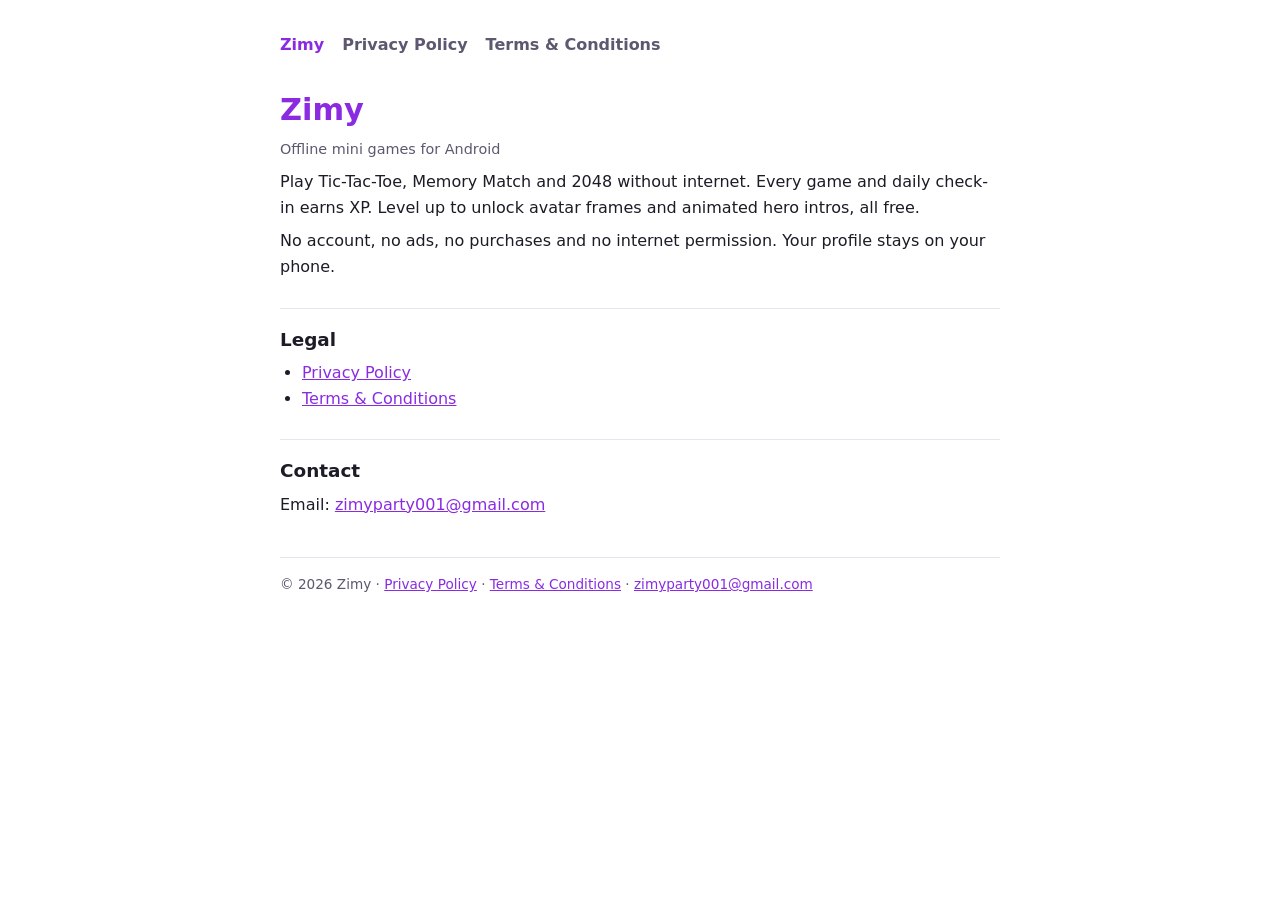
<file: index.html>
<!doctype html>
<html lang="en">
<head>
<meta charset="utf-8">
<meta name="viewport" content="width=device-width, initial-scale=1">
<title>Zimy – Offline Mini Games</title>
<meta name="description" content="Zimy is an offline mini-games app for Android: Tic-Tac-Toe, Memory Match and 2048.">
<link rel="stylesheet" href="/style.css">
</head>
<body>
<main>
<nav><a href="/" class="on">Zimy</a><a href="/privacy/">Privacy Policy</a><a href="/terms/">Terms &amp; Conditions</a></nav>
<h1>Zimy</h1>
<p class="muted">Offline mini games for Android</p>
<p>Play Tic-Tac-Toe, Memory Match and 2048 without internet. Every game and daily check-in earns XP. Level up to unlock avatar frames and animated hero intros, all free.</p>
<p>No account, no ads, no purchases and no internet permission. Your profile stays on your phone.</p>
<h2>Legal</h2>
<ul>
<li><a href="/privacy/">Privacy Policy</a></li>
<li><a href="/terms/">Terms &amp; Conditions</a></li>
</ul>
<h2>Contact</h2>
<p>Email: <a href="mailto:zimyparty001@gmail.com">zimyparty001@gmail.com</a></p>
<footer>© 2026 Zimy · <a href="/privacy/">Privacy Policy</a> · <a href="/terms/">Terms &amp; Conditions</a> · <a href="mailto:zimyparty001@gmail.com">zimyparty001@gmail.com</a></footer>
</main>
</body>
</html>
</file>
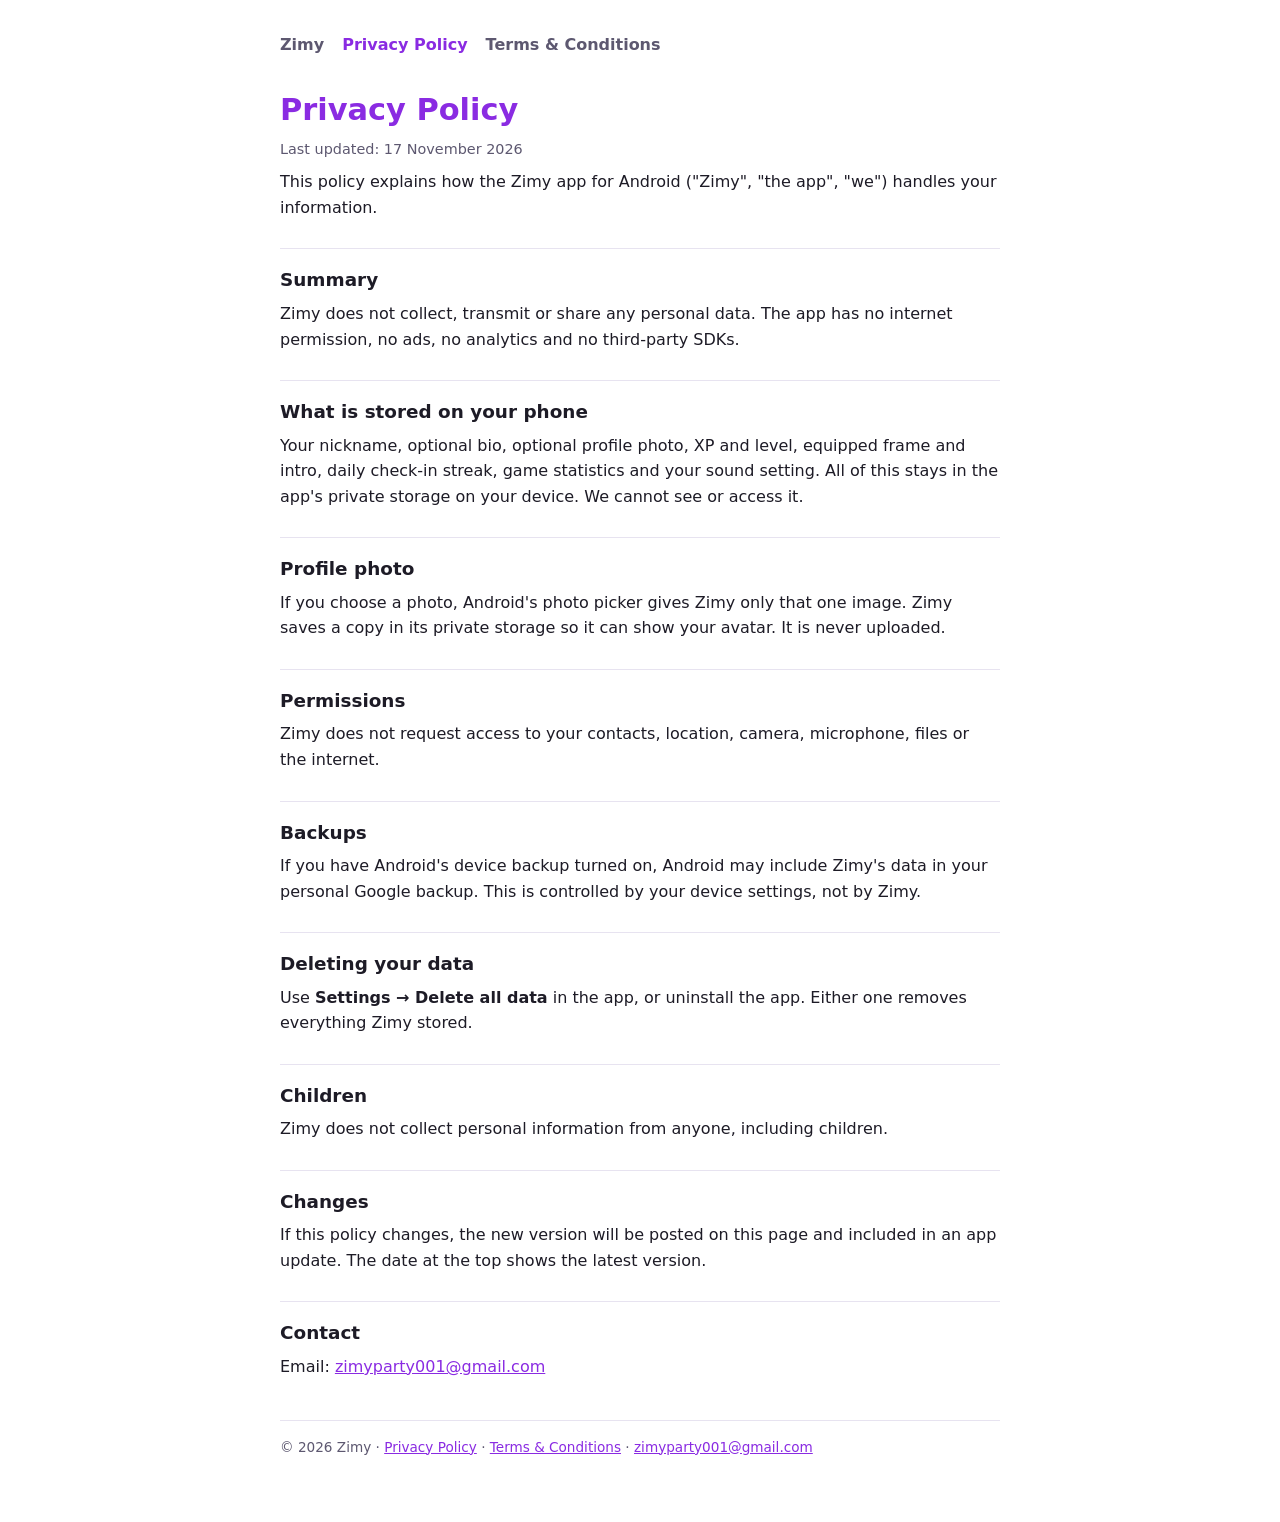
<file: privacy/index.html>
<!doctype html>
<html lang="en">
<head>
<meta charset="utf-8">
<meta name="viewport" content="width=device-width, initial-scale=1">
<title>Privacy Policy – Zimy</title>
<meta name="description" content="Privacy policy for the Zimy offline mini-games app for Android.">
<link rel="stylesheet" href="/style.css">
</head>
<body>
<main>
<nav><a href="/">Zimy</a><a href="/privacy/" class="on">Privacy Policy</a><a href="/terms/">Terms &amp; Conditions</a></nav>
<h1>Privacy Policy</h1>
<p class="muted">Last updated: 17 November 2026</p>
<p>This policy explains how the Zimy app for Android ("Zimy", "the app", "we") handles your information.</p>

<h2>Summary</h2>
<p>Zimy does not collect, transmit or share any personal data. The app has no internet permission, no ads, no analytics and no third-party SDKs.</p>

<h2>What is stored on your phone</h2>
<p>Your nickname, optional bio, optional profile photo, XP and level, equipped frame and intro, daily check-in streak, game statistics and your sound setting. All of this stays in the app's private storage on your device. We cannot see or access it.</p>

<h2>Profile photo</h2>
<p>If you choose a photo, Android's photo picker gives Zimy only that one image. Zimy saves a copy in its private storage so it can show your avatar. It is never uploaded.</p>

<h2>Permissions</h2>
<p>Zimy does not request access to your contacts, location, camera, microphone, files or the internet.</p>

<h2>Backups</h2>
<p>If you have Android's device backup turned on, Android may include Zimy's data in your personal Google backup. This is controlled by your device settings, not by Zimy.</p>

<h2>Deleting your data</h2>
<p>Use <strong>Settings → Delete all data</strong> in the app, or uninstall the app. Either one removes everything Zimy stored.</p>

<h2>Children</h2>
<p>Zimy does not collect personal information from anyone, including children.</p>

<h2>Changes</h2>
<p>If this policy changes, the new version will be posted on this page and included in an app update. The date at the top shows the latest version.</p>

<h2>Contact</h2>
<p>Email: <a href="mailto:zimyparty001@gmail.com">zimyparty001@gmail.com</a></p>
<footer>© 2026 Zimy · <a href="/privacy/">Privacy Policy</a> · <a href="/terms/">Terms &amp; Conditions</a> · <a href="mailto:zimyparty001@gmail.com">zimyparty001@gmail.com</a></footer>
</main>
</body>
</html>
</file>
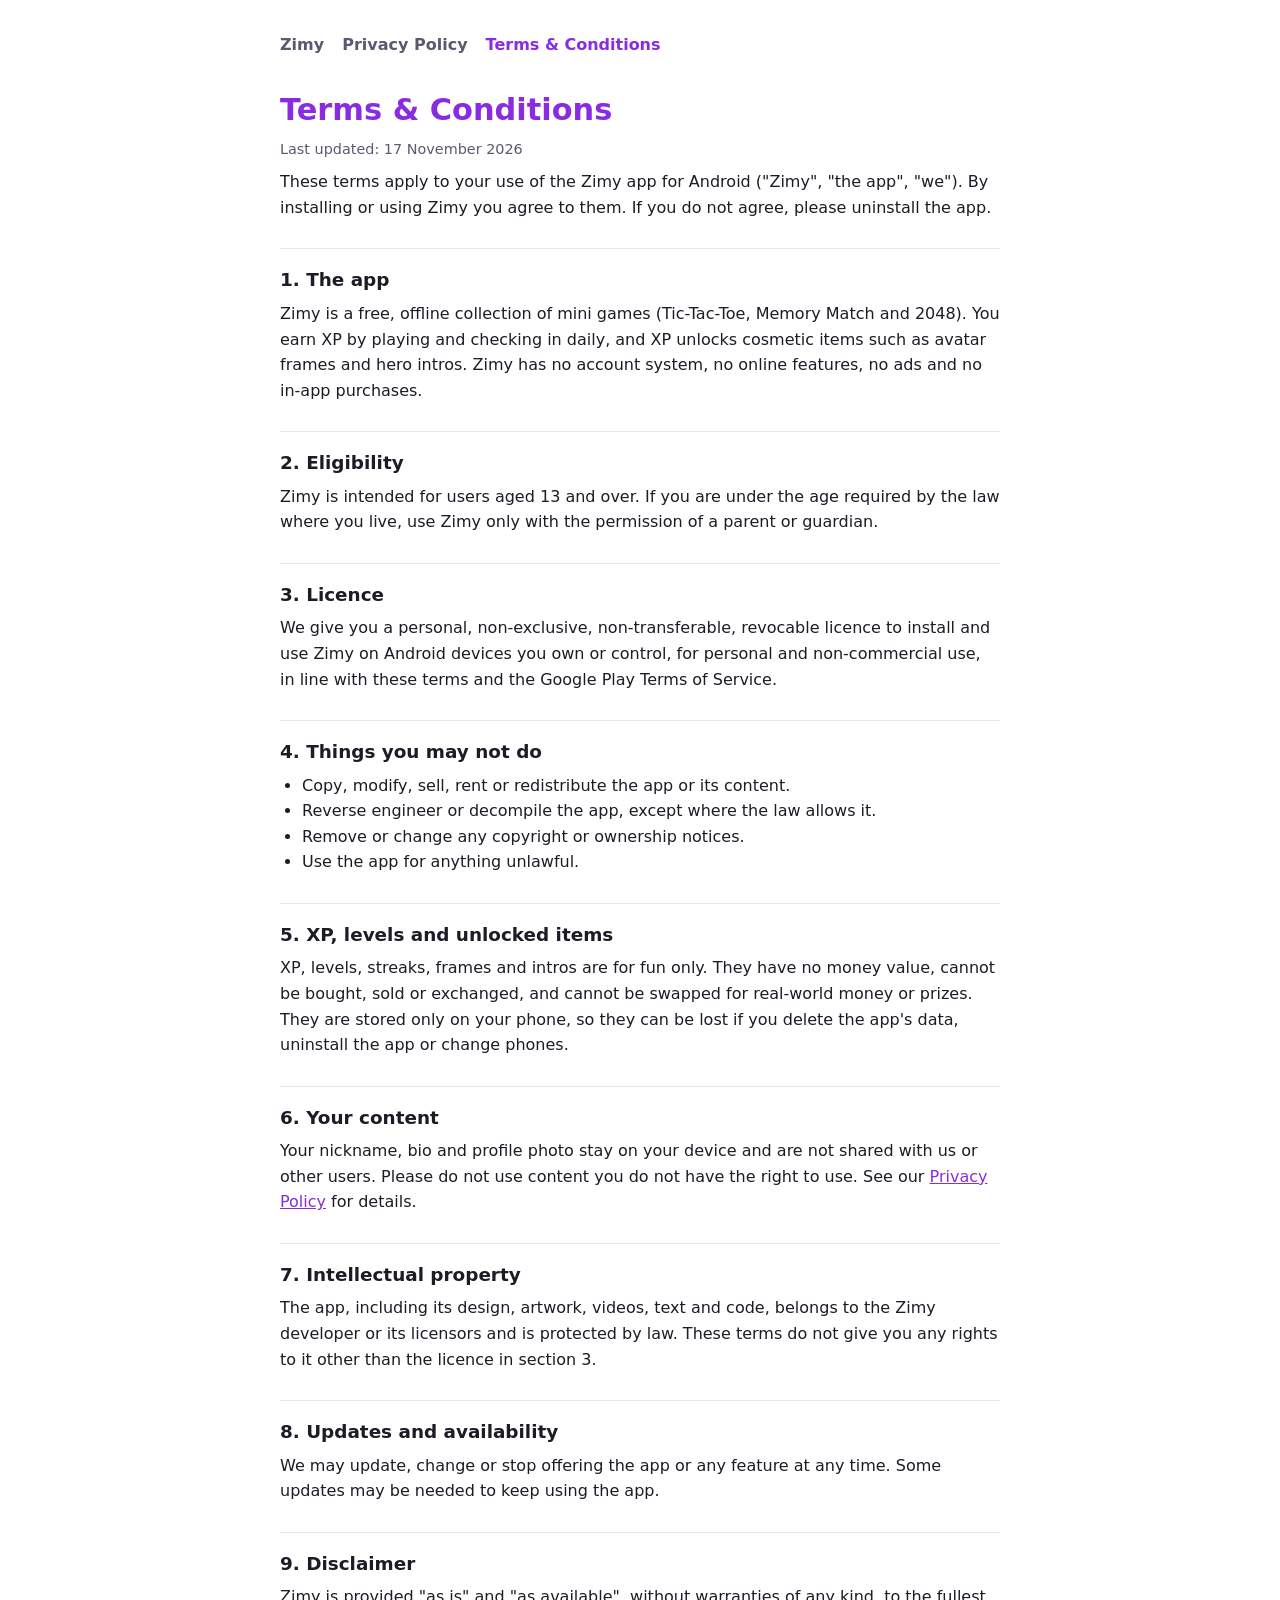
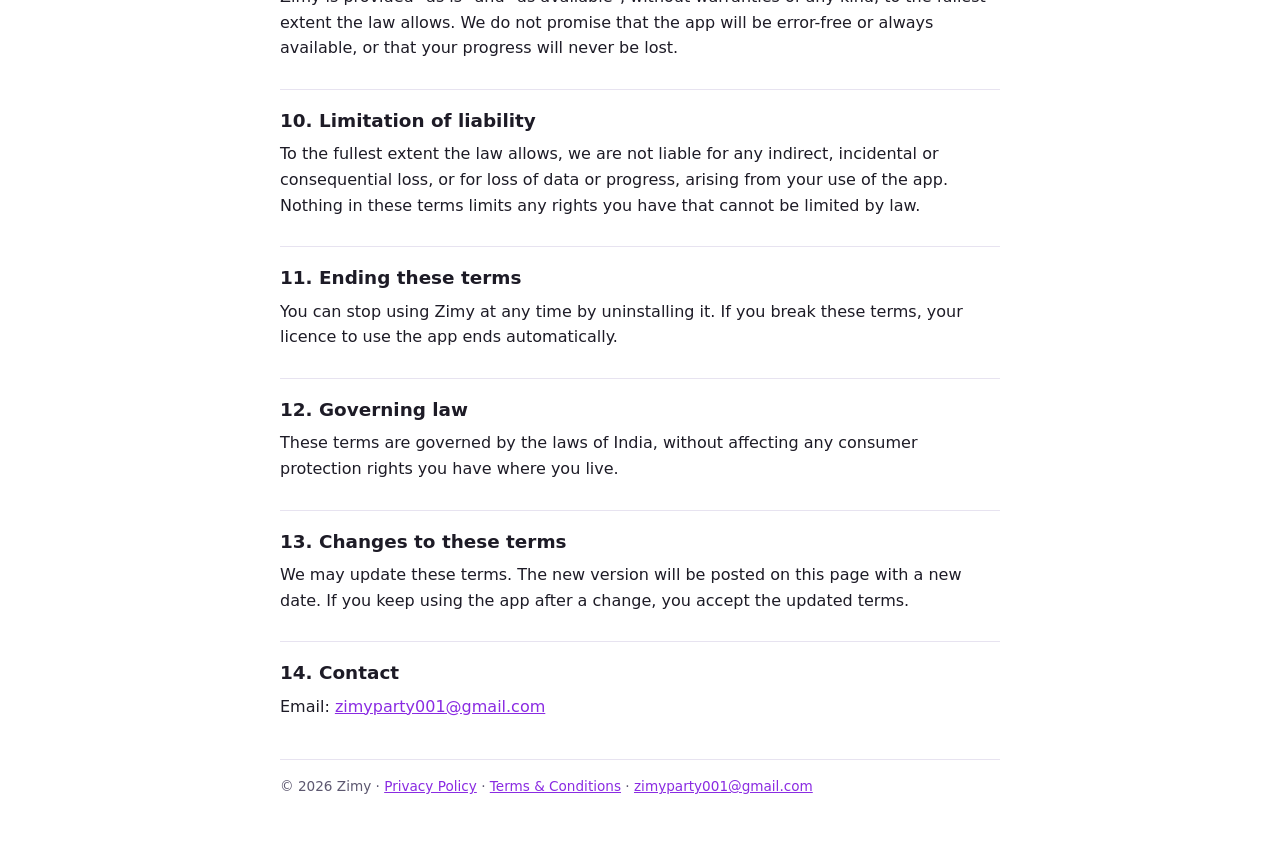
<file: terms/index.html>
<!doctype html>
<html lang="en">
<head>
<meta charset="utf-8">
<meta name="viewport" content="width=device-width, initial-scale=1">
<title>Terms &amp; Conditions – Zimy</title>
<meta name="description" content="Terms and conditions for using the Zimy offline mini-games app for Android.">
<link rel="stylesheet" href="/style.css">
</head>
<body>
<main>
<nav><a href="/">Zimy</a><a href="/privacy/">Privacy Policy</a><a href="/terms/" class="on">Terms &amp; Conditions</a></nav>
<h1>Terms &amp; Conditions</h1>
<p class="muted">Last updated: 17 November 2026</p>
<p>These terms apply to your use of the Zimy app for Android ("Zimy", "the app", "we"). By installing or using Zimy you agree to them. If you do not agree, please uninstall the app.</p>

<h2>1. The app</h2>
<p>Zimy is a free, offline collection of mini games (Tic-Tac-Toe, Memory Match and 2048). You earn XP by playing and checking in daily, and XP unlocks cosmetic items such as avatar frames and hero intros. Zimy has no account system, no online features, no ads and no in-app purchases.</p>

<h2>2. Eligibility</h2>
<p>Zimy is intended for users aged 13 and over. If you are under the age required by the law where you live, use Zimy only with the permission of a parent or guardian.</p>

<h2>3. Licence</h2>
<p>We give you a personal, non-exclusive, non-transferable, revocable licence to install and use Zimy on Android devices you own or control, for personal and non-commercial use, in line with these terms and the Google Play Terms of Service.</p>

<h2>4. Things you may not do</h2>
<ul>
<li>Copy, modify, sell, rent or redistribute the app or its content.</li>
<li>Reverse engineer or decompile the app, except where the law allows it.</li>
<li>Remove or change any copyright or ownership notices.</li>
<li>Use the app for anything unlawful.</li>
</ul>

<h2>5. XP, levels and unlocked items</h2>
<p>XP, levels, streaks, frames and intros are for fun only. They have no money value, cannot be bought, sold or exchanged, and cannot be swapped for real-world money or prizes. They are stored only on your phone, so they can be lost if you delete the app's data, uninstall the app or change phones.</p>

<h2>6. Your content</h2>
<p>Your nickname, bio and profile photo stay on your device and are not shared with us or other users. Please do not use content you do not have the right to use. See our <a href="/privacy/">Privacy Policy</a> for details.</p>

<h2>7. Intellectual property</h2>
<p>The app, including its design, artwork, videos, text and code, belongs to the Zimy developer or its licensors and is protected by law. These terms do not give you any rights to it other than the licence in section 3.</p>

<h2>8. Updates and availability</h2>
<p>We may update, change or stop offering the app or any feature at any time. Some updates may be needed to keep using the app.</p>

<h2>9. Disclaimer</h2>
<p>Zimy is provided "as is" and "as available", without warranties of any kind, to the fullest extent the law allows. We do not promise that the app will be error-free or always available, or that your progress will never be lost.</p>

<h2>10. Limitation of liability</h2>
<p>To the fullest extent the law allows, we are not liable for any indirect, incidental or consequential loss, or for loss of data or progress, arising from your use of the app. Nothing in these terms limits any rights you have that cannot be limited by law.</p>

<h2>11. Ending these terms</h2>
<p>You can stop using Zimy at any time by uninstalling it. If you break these terms, your licence to use the app ends automatically.</p>

<h2>12. Governing law</h2>
<p>These terms are governed by the laws of India, without affecting any consumer protection rights you have where you live.</p>

<h2>13. Changes to these terms</h2>
<p>We may update these terms. The new version will be posted on this page with a new date. If you keep using the app after a change, you accept the updated terms.</p>

<h2>14. Contact</h2>
<p>Email: <a href="mailto:zimyparty001@gmail.com">zimyparty001@gmail.com</a></p>
<footer>© 2026 Zimy · <a href="/privacy/">Privacy Policy</a> · <a href="/terms/">Terms &amp; Conditions</a> · <a href="mailto:zimyparty001@gmail.com">zimyparty001@gmail.com</a></footer>
</main>
</body>
</html>
</file>
<file: style.css>
:root { --bg:#ffffff; --fg:#1d1b26; --muted:#5d5870; --accent:#8a2be2; --line:#e7e3f0; }
@media (prefers-color-scheme: dark) { :root { --bg:#0e0b16; --fg:#f2eefa; --muted:#b3abc6; --accent:#c38bff; --line:#2a2438; } }
body { margin:0; background:var(--bg); color:var(--fg); font:16px/1.6 system-ui,-apple-system,"Segoe UI",Roboto,sans-serif; }
main { max-width:720px; margin:0 auto; padding:32px 16px 64px; }
nav { display:flex; gap:18px; font-weight:600; margin-bottom:28px; flex-wrap:wrap; }
nav a { color:var(--muted); text-decoration:none; } nav a.on { color:var(--accent); }
h1 { font-size:1.9rem; margin:0 0 4px; color:var(--accent); }
h2 { font-size:1.15rem; margin:28px 0 6px; padding-top:16px; border-top:1px solid var(--line); }
p, ul { margin:0 0 8px; } ul { padding-left:22px; } .muted { color:var(--muted); font-size:.9rem; }
a { color:var(--accent); }
footer { margin-top:40px; padding-top:16px; border-top:1px solid var(--line); color:var(--muted); font-size:.85rem; }
</file>
